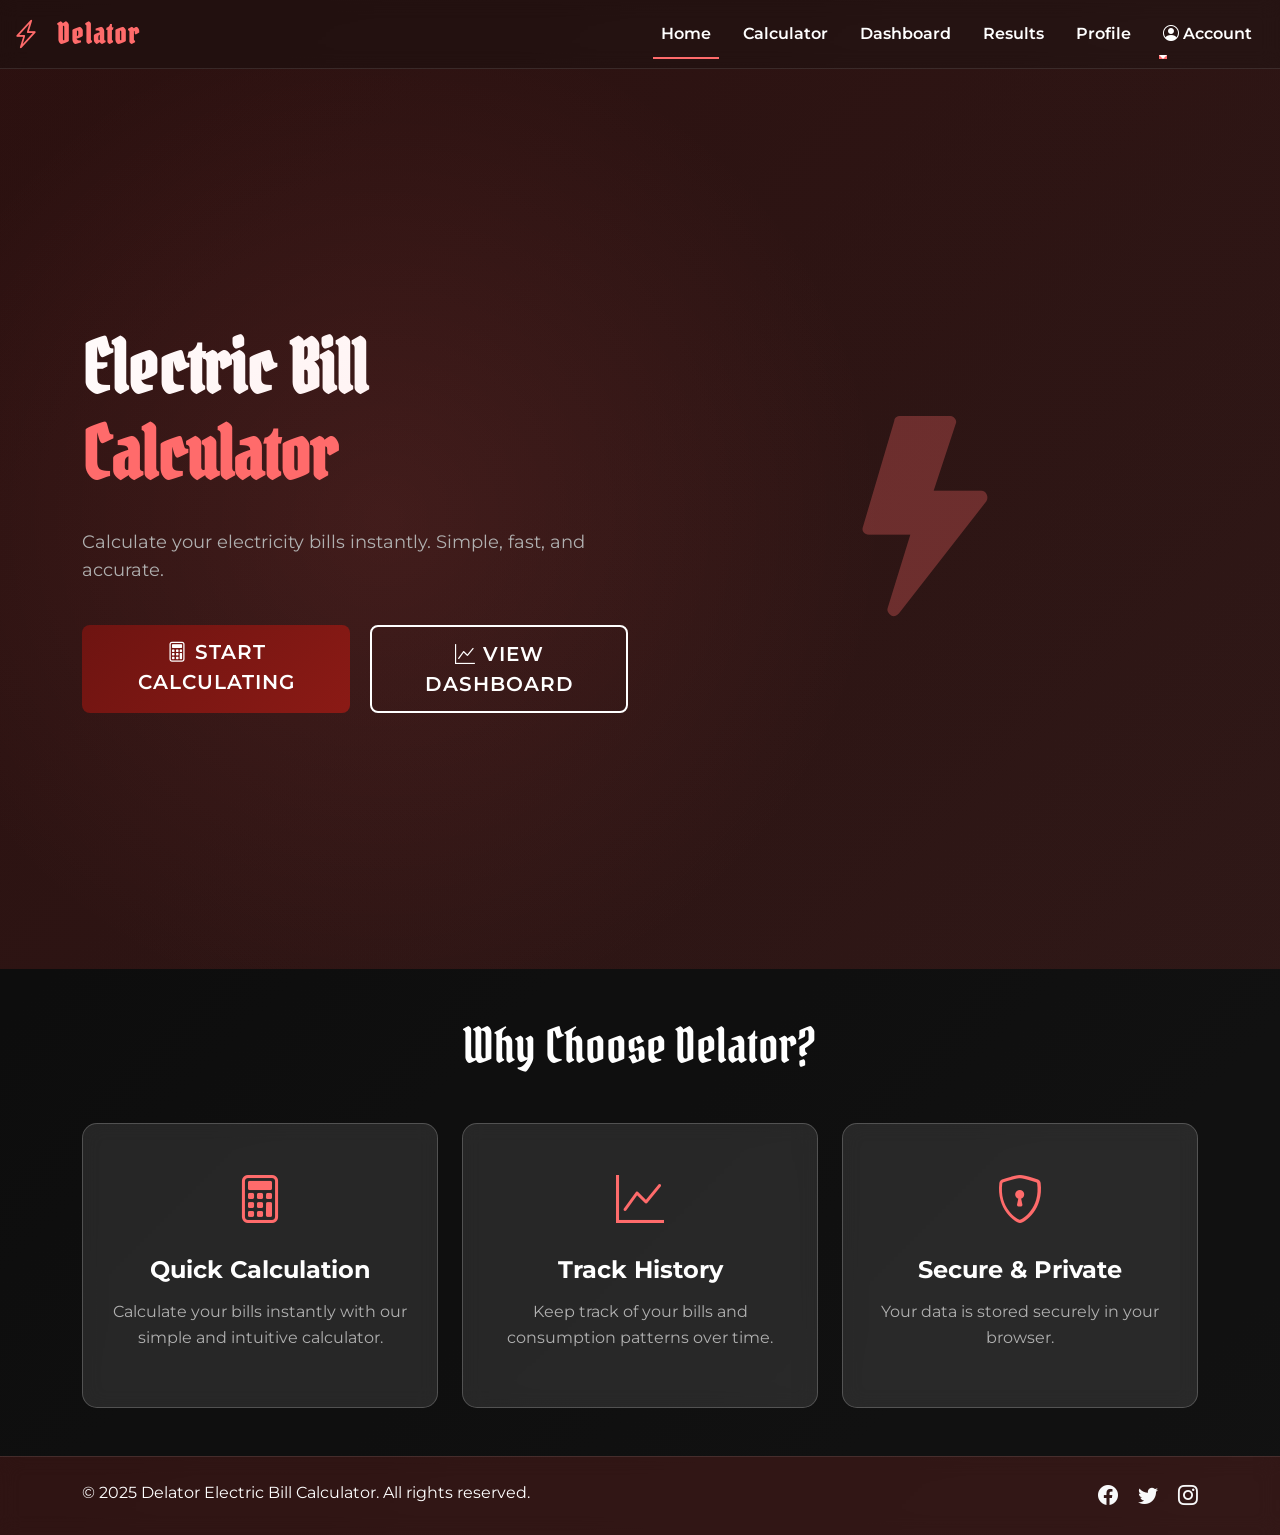
<file: index.html>
<!DOCTYPE html>
<html lang="en">
<head>
    <meta charset="UTF-8">
    <meta name="viewport" content="width=device-width, initial-scale=1.0">
    <title>Delator - Electric Bill Calculator</title>
    <link href="https://cdn.jsdelivr.net/npm/bootstrap@5.3.0/dist/css/bootstrap.min.css" rel="stylesheet">
    <link href="https://cdn.jsdelivr.net/npm/bootstrap-icons@1.11.0/font/bootstrap-icons.css" rel="stylesheet">
    <link href="https://fonts.googleapis.com/css2?family=Montserrat:wght@400;600;700&family=Pirata+One&display=swap" rel="stylesheet">
    <link rel="stylesheet" href="style.css">
</head>
<body>
    <!-- Navigation -->
    <nav class="navbar navbar-expand-lg navbar-dark glass-nav">
        <div class="container-fluid">
            <a class="navbar-brand" href="index.html">
                <i class="bi bi-lightning-charge"></i> Delator
            </a>
            <button class="navbar-toggler" type="button" data-bs-toggle="collapse" data-bs-target="#navbarNav">
                <span class="navbar-toggler-icon"></span>
            </button>
            <div class="collapse navbar-collapse" id="navbarNav">
                <ul class="navbar-nav ms-auto">
                    <li class="nav-item">
                        <a class="nav-link active" href="index.html">Home</a>
                    </li>
                    <li class="nav-item">
                        <a class="nav-link" href="calculator.html">Calculator</a>
                    </li>
                    <li class="nav-item">
                        <a class="nav-link" href="dashboard.html">Dashboard</a>
                    </li>
                    <li class="nav-item">
                        <a class="nav-link" href="results.html">Results</a>
                    </li>
                    <li class="nav-item">
                        <a class="nav-link" href="profile.html">Profile</a>
                    </li>
                    <li class="nav-item dropdown">
                        <a class="nav-link dropdown-toggle" href="#" id="navbarDropdown" role="button" data-bs-toggle="dropdown">
                            <i class="bi bi-person-circle"></i> Account
                        </a>
                        <ul class="dropdown-menu dropdown-menu-dark" aria-labelledby="navbarDropdown">
                            <li><a class="dropdown-item" href="login.html">Login</a></li>
                            <li><a class="dropdown-item" href="register.html">Register</a></li>
                        </ul>
                    </li>
                </ul>
            </div>
        </div>
    </nav>

    <!-- Hero Section -->
    <section class="hero-section" id="home">
        <div class="container">
            <div class="row align-items-center min-vh-100">
                <div class="col-lg-6">
                    <h1 class="hero-title">
                        Electric Bill <span class="accent">Calculator</span>
                    </h1>
                    <p class="hero-subtitle">
                        Calculate your electricity bills instantly. Simple, fast, and accurate.
                    </p>
                    <div class="hero-buttons">
                        <a href="calculator.html" class="btn btn-primary btn-lg">
                            <i class="bi bi-calculator"></i> Start Calculating
                        </a>
                        <a href="dashboard.html" class="btn btn-outline-light btn-lg">
                            <i class="bi bi-graph-up"></i> View Dashboard
                        </a>
                    </div>
                </div>
                <div class="col-lg-6 text-center">
                    <div class="hero-icon">
                        <i class="bi bi-lightning-fill"></i>
                    </div>
                </div>
            </div>
        </div>
    </section>

    <!-- Features Section -->
    <section class="features-section py-5">
        <div class="container">
            <h2 class="text-center mb-5">Why Choose Delator?</h2>
            <div class="row g-4">
                <div class="col-md-4">
                    <div class="feature-card glass-card">
                        <i class="bi bi-calculator"></i>
                        <h3>Quick Calculation</h3>
                        <p>Calculate your bills instantly with our simple and intuitive calculator.</p>
                    </div>
                </div>
                <div class="col-md-4">
                    <div class="feature-card glass-card">
                        <i class="bi bi-graph-up"></i>
                        <h3>Track History</h3>
                        <p>Keep track of your bills and consumption patterns over time.</p>
                    </div>
                </div>
                <div class="col-md-4">
                    <div class="feature-card glass-card">
                        <i class="bi bi-shield-lock"></i>
                        <h3>Secure & Private</h3>
                        <p>Your data is stored securely in your browser.</p>
                    </div>
                </div>
            </div>
        </div>
    </section>

    <!-- Footer -->
    <footer class="footer glass-footer py-4">
        <div class="container">
            <div class="row">
                <div class="col-md-6">
                    <p>&copy; 2025 Delator Electric Bill Calculator. All rights reserved.</p>
                </div>
                <div class="col-md-6 text-md-end">
                    <a href="#" class="text-light me-3"><i class="bi bi-facebook"></i></a>
                    <a href="#" class="text-light me-3"><i class="bi bi-twitter"></i></a>
                    <a href="#" class="text-light"><i class="bi bi-instagram"></i></a>
                </div>
            </div>
        </div>
    </footer>

    <script src="https://cdn.jsdelivr.net/npm/bootstrap@5.3.0/dist/js/bootstrap.bundle.min.js"></script>
    <script src="script.js"></script>
</body>
</html>
</file>
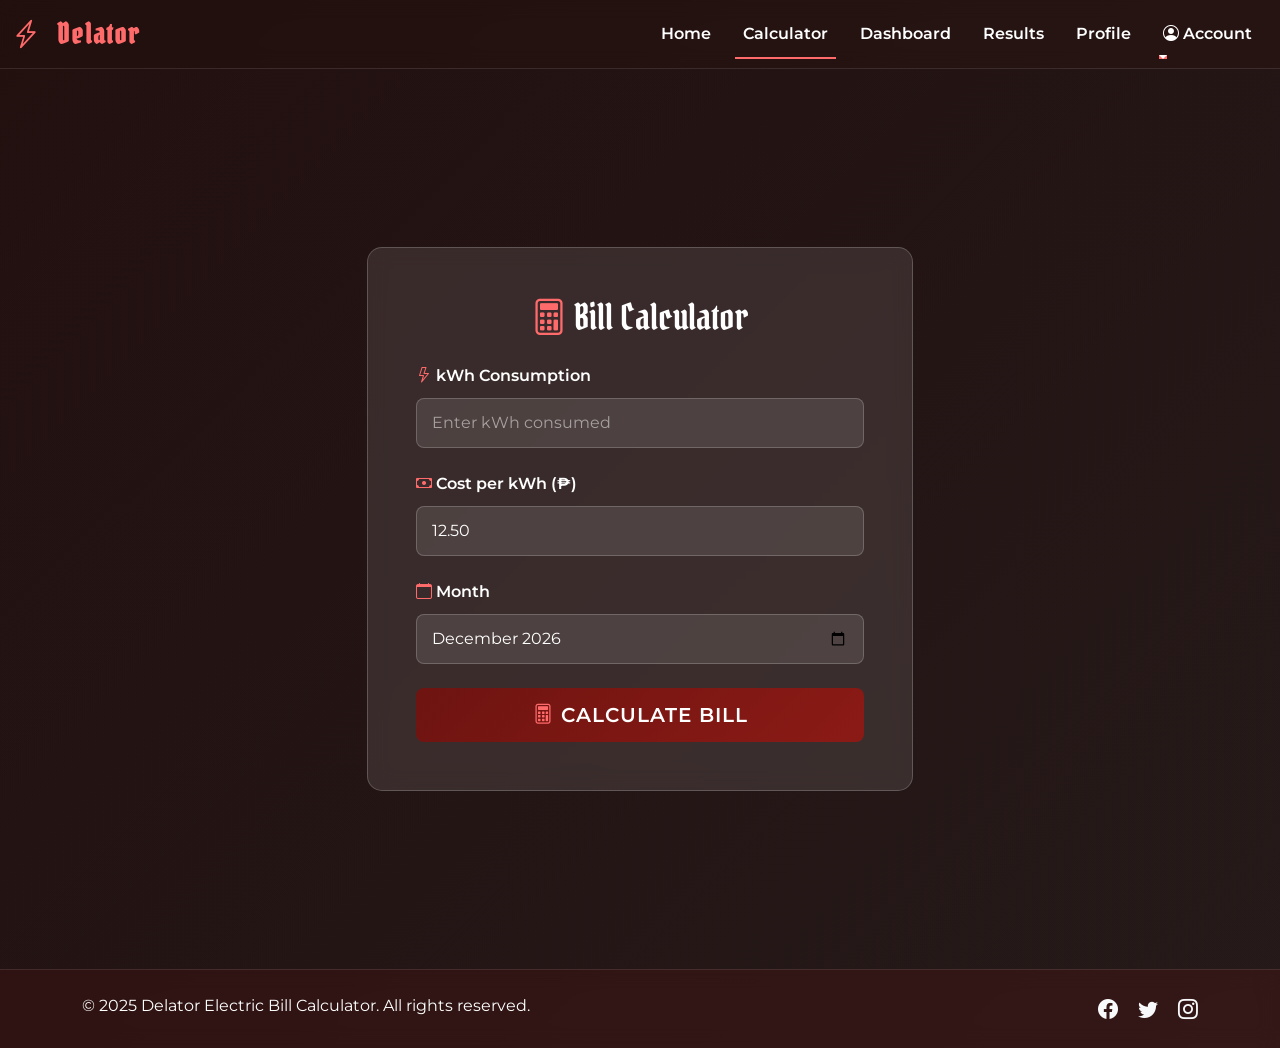
<file: calculator.html>
<!DOCTYPE html>
<html lang="en">
<head>
    <meta charset="UTF-8">
    <meta name="viewport" content="width=device-width, initial-scale=1.0">
    <title>Calculator - Delator</title>
    <link href="https://cdn.jsdelivr.net/npm/bootstrap@5.3.0/dist/css/bootstrap.min.css" rel="stylesheet">
    <link href="https://cdn.jsdelivr.net/npm/bootstrap-icons@1.11.0/font/bootstrap-icons.css" rel="stylesheet">
    <link href="https://fonts.googleapis.com/css2?family=Montserrat:wght@400;600;700&family=Pirata+One&display=swap" rel="stylesheet">
    <link rel="stylesheet" href="style.css">
</head>
<body>
    <!-- Navigation -->
    <nav class="navbar navbar-expand-lg navbar-dark glass-nav">
        <div class="container-fluid">
            <a class="navbar-brand" href="index.html">
                <i class="bi bi-lightning-charge"></i> Delator
            </a>
            <button class="navbar-toggler" type="button" data-bs-toggle="collapse" data-bs-target="#navbarNav">
                <span class="navbar-toggler-icon"></span>
            </button>
            <div class="collapse navbar-collapse" id="navbarNav">
                <ul class="navbar-nav ms-auto">
                    <li class="nav-item">
                        <a class="nav-link" href="index.html">Home</a>
                    </li>
                    <li class="nav-item">
                        <a class="nav-link active" href="calculator.html">Calculator</a>
                    </li>
                    <li class="nav-item">
                        <a class="nav-link" href="dashboard.html">Dashboard</a>
                    </li>
                    <li class="nav-item">
                        <a class="nav-link" href="results.html">Results</a>
                    </li>
                    <li class="nav-item">
                        <a class="nav-link" href="profile.html">Profile</a>
                    </li>
                    <li class="nav-item dropdown">
                        <a class="nav-link dropdown-toggle" href="#" id="navbarDropdown" role="button" data-bs-toggle="dropdown">
                            <i class="bi bi-person-circle"></i> Account
                        </a>
                        <ul class="dropdown-menu dropdown-menu-dark" aria-labelledby="navbarDropdown">
                            <li><a class="dropdown-item" href="login.html">Login</a></li>
                            <li><a class="dropdown-item" href="register.html">Register</a></li>
                        </ul>
                    </li>
                </ul>
            </div>
        </div>
    </nav>

    <!-- Calculator Section -->
    <section class="calculator-section py-5">
        <div class="container">
            <div class="row justify-content-center">
                <div class="col-lg-6">
                    <div class="glass-card calculator-card p-5">
                        <h2 class="text-center mb-4">
                            <i class="bi bi-calculator"></i> Bill Calculator
                        </h2>
                        
                        <form id="calculatorForm">
                            <div class="mb-4">
                                <label for="kwh" class="form-label">
                                    <i class="bi bi-lightning"></i> kWh Consumption
                                </label>
                                <input type="number" class="form-control input-glass" id="kwh" placeholder="Enter kWh consumed" step="0.01" required>
                            </div>

                            <div class="mb-4">
                                <label for="costPerKwh" class="form-label">
                                    <i class="bi bi-cash"></i> Cost per kWh (₱)
                                </label>
                                <input type="number" class="form-control input-glass" id="costPerKwh" placeholder="Enter cost per kWh" step="0.01" value="12.50" required>
                            </div>

                            <div class="mb-4">
                                <label for="month" class="form-label">
                                    <i class="bi bi-calendar"></i> Month
                                </label>
                                <input type="month" class="form-control input-glass" id="month" required>
                            </div>

                            <button type="submit" class="btn btn-primary btn-lg w-100">
                                <i class="bi bi-calculator"></i> Calculate Bill
                            </button>
                        </form>
                    </div>

                    <!-- Result Section -->
                    <div id="resultSection" class="glass-card result-card p-5 mt-4" style="display: none;">
                        <h3 class="text-center mb-4">Calculation Result</h3>
                        <div class="result-item">
                            <span>kWh Consumed:</span>
                            <span id="resultKwh" class="result-value">-</span>
                        </div>
                        <div class="result-item">
                            <span>Cost per kWh:</span>
                            <span id="resultCostPerKwh" class="result-value">-</span>
                        </div>
                        <div class="divider"></div>
                        <div class="result-item total">
                            <span>Total Bill:</span>
                            <span id="resultTotal" class="result-value accent">₱0.00</span>
                        </div>
                        <button type="button" class="btn btn-success btn-lg w-100 mt-3" onclick="saveBill()">
                            <i class="bi bi-check-circle"></i> Save Bill
                        </button>
                    </div>
                </div>
            </div>
        </div>
    </section>

    <!-- Footer -->
    <footer class="footer glass-footer py-4">
        <div class="container">
            <div class="row">
                <div class="col-md-6">
                    <p>&copy; 2025 Delator Electric Bill Calculator. All rights reserved.</p>
                </div>
                <div class="col-md-6 text-md-end">
                    <a href="#" class="text-light me-3"><i class="bi bi-facebook"></i></a>
                    <a href="#" class="text-light me-3"><i class="bi bi-twitter"></i></a>
                    <a href="#" class="text-light"><i class="bi bi-instagram"></i></a>
                </div>
            </div>
        </div>
    </footer>

    <script src="https://cdn.jsdelivr.net/npm/bootstrap@5.3.0/dist/js/bootstrap.bundle.min.js"></script>
    <script src="script.js"></script>
</body>
</html>
</file>
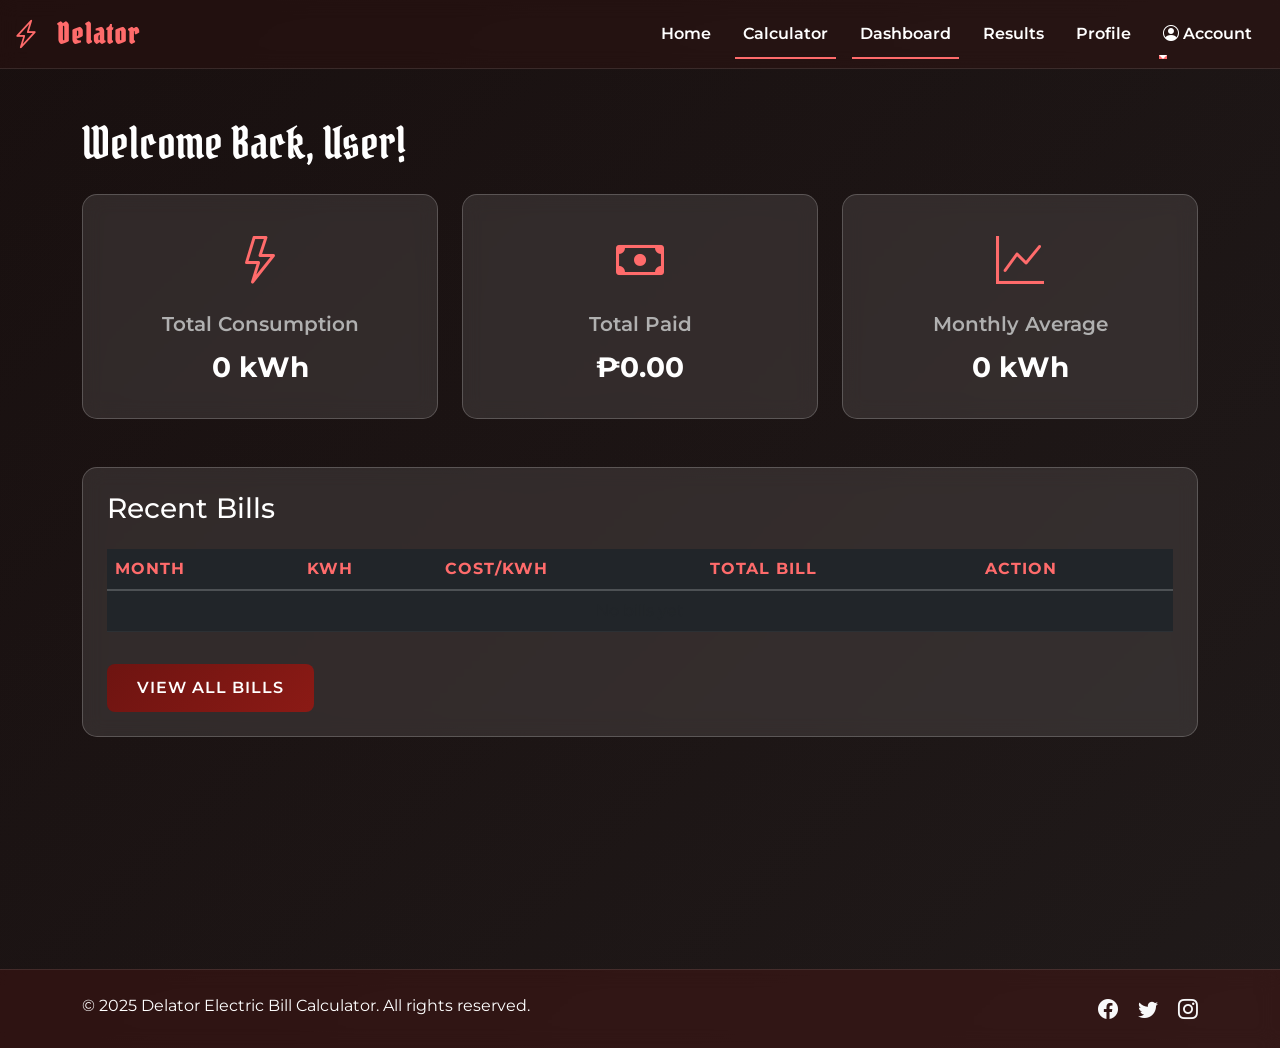
<file: dashboard.html>
<!DOCTYPE html>
<html lang="en">
<head>
    <meta charset="UTF-8">
    <meta name="viewport" content="width=device-width, initial-scale=1.0">
    <title>Dashboard - Delator</title>
    <link href="https://cdn.jsdelivr.net/npm/bootstrap@5.3.0/dist/css/bootstrap.min.css" rel="stylesheet">
    <link href="https://cdn.jsdelivr.net/npm/bootstrap-icons@1.11.0/font/bootstrap-icons.css" rel="stylesheet">
    <link href="https://fonts.googleapis.com/css2?family=Montserrat:wght@400;600;700&family=Pirata+One&display=swap" rel="stylesheet">
    <link rel="stylesheet" href="style.css">
</head>
<body>
    <!-- Navigation -->
    <nav class="navbar navbar-expand-lg navbar-dark glass-nav">
        <div class="container-fluid">
            <a class="navbar-brand" href="index.html">
                <i class="bi bi-lightning-charge"></i> Delator
            </a>
            <button class="navbar-toggler" type="button" data-bs-toggle="collapse" data-bs-target="#navbarNav">
                <span class="navbar-toggler-icon"></span>
            </button>
            <div class="collapse navbar-collapse" id="navbarNav">
                <ul class="navbar-nav ms-auto">
                    <li class="nav-item">
                        <a class="nav-link" href="index.html">Home</a>
                    </li>
                    <li class="nav-item">
                        <a class="nav-link active" href="calculator.html">Calculator</a>
                    </li>
                    <li class="nav-item">
                        <a class="nav-link active" href="dashboard.html">Dashboard</a>
                    </li>
                    <li class="nav-item">
                        <a class="nav-link" href="results.html">Results</a>
                    </li>
                    <li class="nav-item">
                        <a class="nav-link" href="profile.html">Profile</a>
                    </li>
                    <li class="nav-item dropdown">
                        <a class="nav-link dropdown-toggle" href="#" id="navbarDropdown" role="button" data-bs-toggle="dropdown">
                            <i class="bi bi-person-circle"></i> Account
                        </a>
                        <ul class="dropdown-menu dropdown-menu-dark" aria-labelledby="navbarDropdown">
                            <li><a class="dropdown-item" href="login.html">Login</a></li>
                            <li><a class="dropdown-item" href="register.html">Register</a></li>
                        </ul>
                    </li>
                </ul>
            </div>
        </div>
    </nav>

    <!-- Dashboard Section -->
    <section class="dashboard-section py-5">
        <div class="container">
            <h2 class="mb-4">Welcome Back, User!</h2>
            
            <!-- Stats Row -->
            <div class="row g-4 mb-5">
                <div class="col-md-4">
                    <div class="glass-card stat-card">
                        <div class="stat-icon">
                            <i class="bi bi-lightning"></i>
                        </div>
                        <h5>Total Consumption</h5>
                        <p class="stat-value" id="totalConsumption">0 kWh</p>
                    </div>
                </div>
                <div class="col-md-4">
                    <div class="glass-card stat-card">
                        <div class="stat-icon">
                            <i class="bi bi-cash"></i>
                        </div>
                        <h5>Total Paid</h5>
                        <p class="stat-value" id="totalPaid">₱0.00</p>
                    </div>
                </div>
                <div class="col-md-4">
                    <div class="glass-card stat-card">
                        <div class="stat-icon">
                            <i class="bi bi-graph-up"></i>
                        </div>
                        <h5>Monthly Average</h5>
                        <p class="stat-value" id="monthlyAverage">0 kWh</p>
                    </div>
                </div>
            </div>

            <!-- Recent Bills -->
            <div class="glass-card p-4">
                <h3 class="mb-4">Recent Bills</h3>
                <div class="table-responsive">
                    <table class="table table-dark table-hover">
                        <thead>
                            <tr>
                                <th>Month</th>
                                <th>kWh</th>
                                <th>Cost/kWh</th>
                                <th>Total Bill</th>
                                <th>Action</th>
                            </tr>
                        </thead>
                        <tbody id="recentBillsTable">
                            <tr>
                                <td colspan="5" class="text-center text-muted">No bills yet</td>
                            </tr>
                        </tbody>
                    </table>
                </div>
                <a href="results.html" class="btn btn-primary mt-3">View All Bills</a>
            </div>
        </div>
    </section>

    <!-- Footer -->
    <footer class="footer glass-footer py-4">
        <div class="container">
            <div class="row">
                <div class="col-md-6">
                    <p>&copy; 2025 Delator Electric Bill Calculator. All rights reserved.</p>
                </div>
                <div class="col-md-6 text-md-end">
                    <a href="#" class="text-light me-3"><i class="bi bi-facebook"></i></a>
                    <a href="#" class="text-light me-3"><i class="bi bi-twitter"></i></a>
                    <a href="#" class="text-light"><i class="bi bi-instagram"></i></a>
                </div>
            </div>
        </div>
    </footer>

    <script src="https://cdn.jsdelivr.net/npm/bootstrap@5.3.0/dist/js/bootstrap.bundle.min.js"></script>
    <script src="script.js"></script>
    <script>
        document.addEventListener('DOMContentLoaded', function() {
            loadDashboardData();
        });

        function loadDashboardData() {
            const bills = JSON.parse(localStorage.getItem('bills')) || [];
            
            if (bills.length === 0) return;

            let totalConsumption = 0;
            let totalPaid = 0;

            bills.forEach(bill => {
                totalConsumption += bill.kwh;
                totalPaid += bill.totalBill;
            });

            const averageMonthly = totalConsumption / bills.length;

            document.getElementById('totalConsumption').textContent = totalConsumption.toFixed(2) + ' kWh';
            document.getElementById('totalPaid').textContent = '₱' + totalPaid.toFixed(2);
            document.getElementById('monthlyAverage').textContent = averageMonthly.toFixed(2) + ' kWh';

            // Load recent bills (last 5)
            const recentBills = bills.sort((a, b) => new Date(b.month) - new Date(a.month)).slice(0, 5);
            const tableBody = document.getElementById('recentBillsTable');

            if (recentBills.length > 0) {
                tableBody.innerHTML = recentBills.map(bill => `
                    <tr>
                        <td>${formatMonth(bill.month)}</td>
                        <td>${bill.kwh.toFixed(2)}</td>
                        <td>₱${bill.costPerKwh.toFixed(2)}</td>
                        <td><strong>₱${bill.totalBill.toFixed(2)}</strong></td>
                        <td><a href="results.html" class="btn btn-sm btn-info">View</a></td>
                    </tr>
                `).join('');
            }
        }

        function formatMonth(monthString) {
            const date = new Date(monthString + '-01');
            return date.toLocaleDateString('en-US', { year: 'numeric', month: 'long' });
        }
    </script>
</body>
</html>
</file>
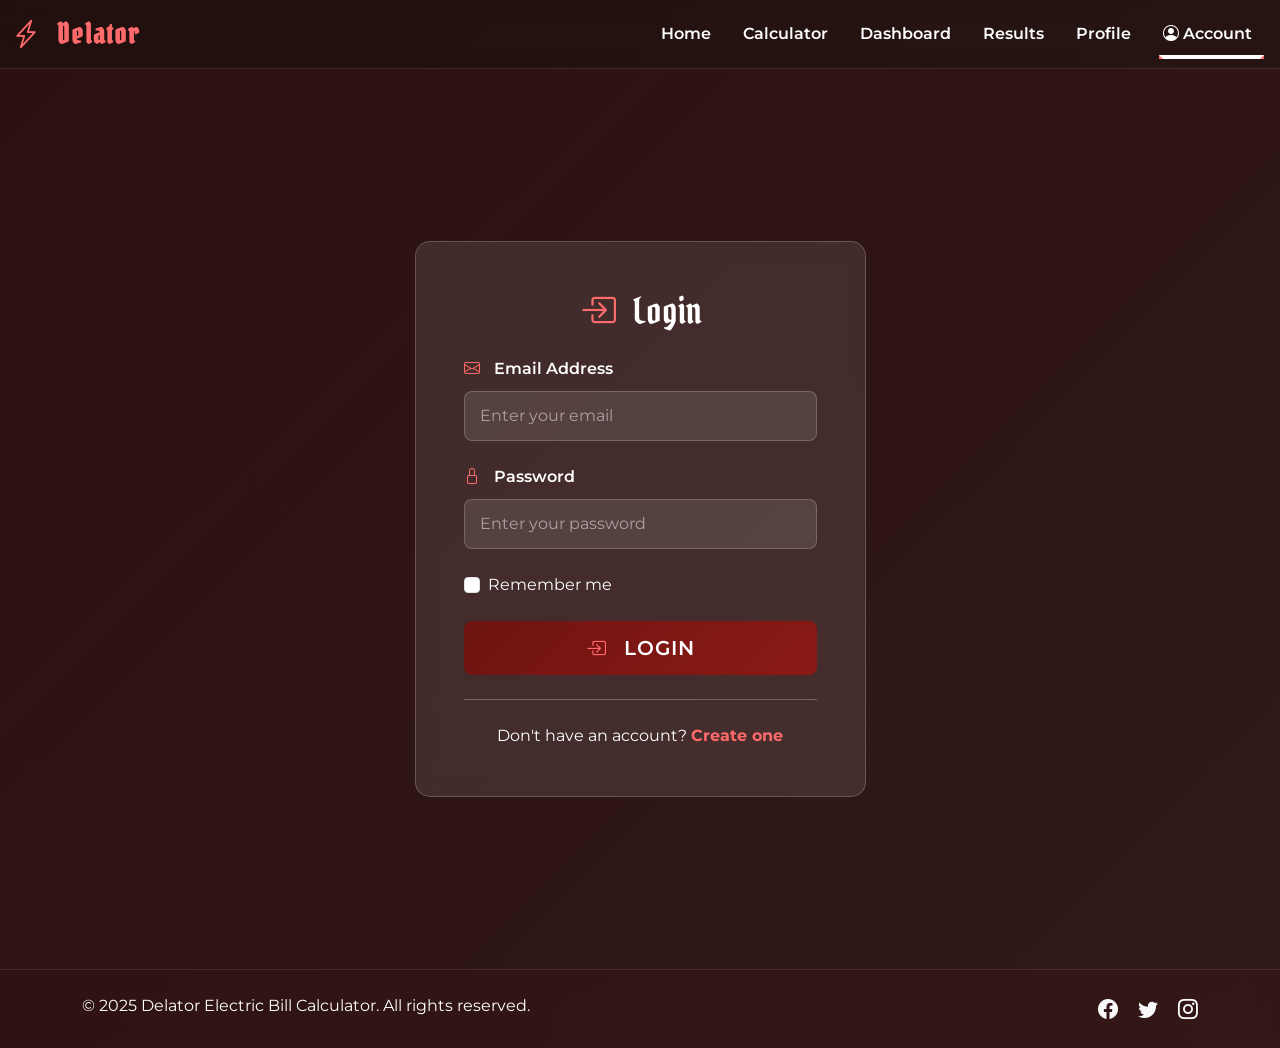
<file: login.html>
<!DOCTYPE html>
<html lang="en">
<head>
    <meta charset="UTF-8">
    <meta name="viewport" content="width=device-width, initial-scale=1.0">
    <title>Login - Delator</title>
    <link href="https://cdn.jsdelivr.net/npm/bootstrap@5.3.0/dist/css/bootstrap.min.css" rel="stylesheet">
    <link href="https://cdn.jsdelivr.net/npm/bootstrap-icons@1.11.0/font/bootstrap-icons.css" rel="stylesheet">
    <link href="https://fonts.googleapis.com/css2?family=Montserrat:wght@400;600;700&family=Pirata+One&display=swap" rel="stylesheet">
    <link rel="stylesheet" href="style.css">
</head>
<body>
    <!-- Navigation -->
    <nav class="navbar navbar-expand-lg navbar-dark glass-nav">
        <div class="container-fluid">
            <a class="navbar-brand" href="index.html">
                <i class="bi bi-lightning-charge"></i> Delator
            </a>
            <button class="navbar-toggler" type="button" data-bs-toggle="collapse" data-bs-target="#navbarNav">
                <span class="navbar-toggler-icon"></span>
            </button>
            <div class="collapse navbar-collapse" id="navbarNav">
                <ul class="navbar-nav ms-auto">
                    <li class="nav-item">
                        <a class="nav-link" href="index.html">Home</a>
                    </li>
                    <li class="nav-item">
                        <a class="nav-link" href="calculator.html">Calculator</a>
                    </li>
                    <li class="nav-item">
                        <a class="nav-link" href="dashboard.html">Dashboard</a>
                    </li>
                    <li class="nav-item">
                        <a class="nav-link" href="results.html">Results</a>
                    </li>
                    <li class="nav-item">
                        <a class="nav-link" href="profile.html">Profile</a>
                    </li>
                    <li class="nav-item dropdown">
                        <a class="nav-link dropdown-toggle active" href="#" id="navbarDropdown" role="button" data-bs-toggle="dropdown">
                            <i class="bi bi-person-circle"></i> Account
                        </a>
                        <ul class="dropdown-menu dropdown-menu-dark" aria-labelledby="navbarDropdown">
                            <li><a class="dropdown-item active" href="login.html">Login</a></li>
                            <li><a class="dropdown-item" href="register.html">Register</a></li>
                        </ul>
                    </li>
                </ul>
            </div>
        </div>
    </nav>

    <!-- Login Section -->
    <section class="auth-section py-5">
        <div class="container">
            <div class="row justify-content-center">
                <div class="col-lg-5">
                    <div class="glass-card auth-card p-5">
                        <h2 class="text-center mb-4">
                            <i class="bi bi-box-arrow-in-right"></i> Login
                        </h2>

                        <form id="loginForm">
                            <div class="mb-4">
                                <label for="email" class="form-label">
                                    <i class="bi bi-envelope"></i> Email Address
                                </label>
                                <input type="email" class="form-control input-glass" id="email" placeholder="Enter your email" required>
                            </div>

                            <div class="mb-4">
                                <label for="password" class="form-label">
                                    <i class="bi bi-lock"></i> Password
                                </label>
                                <input type="password" class="form-control input-glass" id="password" placeholder="Enter your password" required>
                            </div>

                            <div class="mb-4 form-check">
                                <input type="checkbox" class="form-check-input" id="rememberMe">
                                <label class="form-check-label" for="rememberMe">
                                    Remember me
                                </label>
                            </div>

                            <button type="submit" class="btn btn-primary btn-lg w-100">
                                <i class="bi bi-box-arrow-in-right"></i> Login
                            </button>
                        </form>

                        <hr class="my-4">

                        <div class="text-center">
                            <p class="mb-0">Don't have an account? <a href="register.html" class="accent-link">Create one</a></p>
                        </div>
                    </div>
                </div>
            </div>
        </div>
    </section>

    <!-- Footer -->
    <footer class="footer glass-footer py-4">
        <div class="container">
            <div class="row">
                <div class="col-md-6">
                    <p>&copy; 2025 Delator Electric Bill Calculator. All rights reserved.</p>
                </div>
                <div class="col-md-6 text-md-end">
                    <a href="#" class="text-light me-3"><i class="bi bi-facebook"></i></a>
                    <a href="#" class="text-light me-3"><i class="bi bi-twitter"></i></a>
                    <a href="#" class="text-light"><i class="bi bi-instagram"></i></a>
                </div>
            </div>
        </div>
    </footer>

    <script src="https://cdn.jsdelivr.net/npm/bootstrap@5.3.0/dist/js/bootstrap.bundle.min.js"></script>
    <script src="script.js"></script>
</body>
</html>
</file>
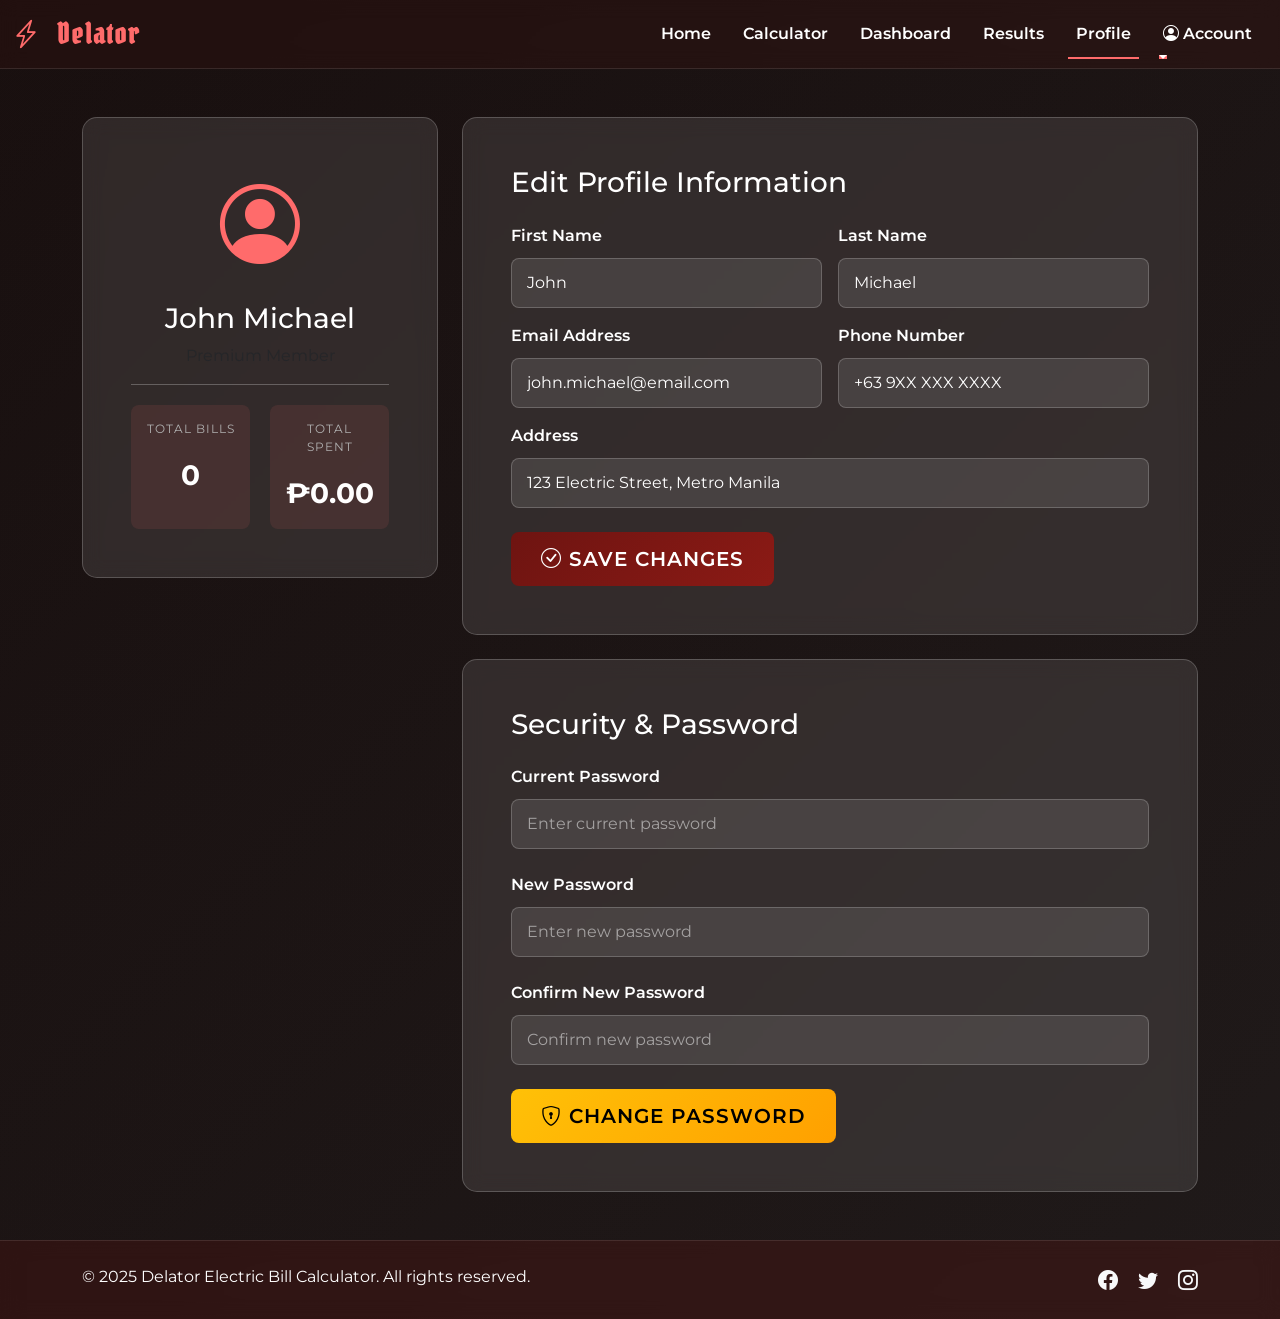
<file: profile.html>
<!DOCTYPE html>
<html lang="en">
<head>
    <meta charset="UTF-8">
    <meta name="viewport" content="width=device-width, initial-scale=1.0">
    <title>Profile - Delator</title>
    <link href="https://cdn.jsdelivr.net/npm/bootstrap@5.3.0/dist/css/bootstrap.min.css" rel="stylesheet">
    <link href="https://cdn.jsdelivr.net/npm/bootstrap-icons@1.11.0/font/bootstrap-icons.css" rel="stylesheet">
    <link href="https://fonts.googleapis.com/css2?family=Montserrat:wght@400;600;700&family=Pirata+One&display=swap" rel="stylesheet">
    <link rel="stylesheet" href="style.css">
</head>
<body>
    <!-- Navigation -->
    <nav class="navbar navbar-expand-lg navbar-dark glass-nav">
        <div class="container-fluid">
            <a class="navbar-brand" href="index.html">
                <i class="bi bi-lightning-charge"></i> Delator
            </a>
            <button class="navbar-toggler" type="button" data-bs-toggle="collapse" data-bs-target="#navbarNav">
                <span class="navbar-toggler-icon"></span>
            </button>
            <div class="collapse navbar-collapse" id="navbarNav">
                <ul class="navbar-nav ms-auto">
                    <li class="nav-item">
                        <a class="nav-link" href="index.html">Home</a>
                    </li>
                    <li class="nav-item">
                        <a class="nav-link" href="calculator.html">Calculator</a>
                    </li>
                    <li class="nav-item">
                        <a class="nav-link" href="dashboard.html">Dashboard</a>
                    </li>
                    <li class="nav-item">
                        <a class="nav-link" href="results.html">Results</a>
                    </li>
                    <li class="nav-item">
                        <a class="nav-link active" href="profile.html">Profile</a>
                    </li>
                    <li class="nav-item dropdown">
                        <a class="nav-link dropdown-toggle" href="#" id="navbarDropdown" role="button" data-bs-toggle="dropdown">
                            <i class="bi bi-person-circle"></i> Account
                        </a>
                        <ul class="dropdown-menu dropdown-menu-dark" aria-labelledby="navbarDropdown">
                            <li><a class="dropdown-item" href="login.html">Login</a></li>
                            <li><a class="dropdown-item" href="register.html">Register</a></li>
                        </ul>
                    </li>
                </ul>
            </div>
        </div>
    </nav>

    <!-- Profile Section -->
    <section class="profile-section py-5">
        <div class="container">
            <div class="row">
                <div class="col-lg-4 mb-4">
                    <!-- Profile Card -->
                    <div class="glass-card p-5 text-center">
                        <div class="profile-avatar mb-3">
                            <i class="bi bi-person-circle"></i>
                        </div>
                        <h3 id="profileName">John Michael</h3>
                        <p class="text-muted">Premium Member</p>
                        <hr>
                        <div class="profile-stats">
                            <div class="stat">
                                <p class="stat-label">Total Bills</p>
                                <p class="stat-value" id="totalBills">0</p>
                            </div>
                            <div class="stat">
                                <p class="stat-label">Total Spent</p>
                                <p class="stat-value" id="totalSpent">₱0</p>
                            </div>
                        </div>
                    </div>
                </div>

                <div class="col-lg-8">
                    <!-- Edit Profile Form -->
                    <div class="glass-card p-5 mb-4">
                        <h3 class="mb-4">Edit Profile Information</h3>
                        <form id="profileForm">
                            <div class="row g-3">
                                <div class="col-md-6">
                                    <label for="firstName" class="form-label">First Name</label>
                                    <input type="text" class="form-control input-glass" id="firstName" value="John" required>
                                </div>
                                <div class="col-md-6">
                                    <label for="lastName" class="form-label">Last Name</label>
                                    <input type="text" class="form-control input-glass" id="lastName" value="Michael" required>
                                </div>
                                <div class="col-md-6">
                                    <label for="email" class="form-label">Email Address</label>
                                    <input type="email" class="form-control input-glass" id="email" value="john.michael@email.com" required>
                                </div>
                                <div class="col-md-6">
                                    <label for="phone" class="form-label">Phone Number</label>
                                    <input type="tel" class="form-control input-glass" id="phone" value="+63 9XX XXX XXXX" required>
                                </div>
                                <div class="col-12">
                                    <label for="address" class="form-label">Address</label>
                                    <input type="text" class="form-control input-glass" id="address" value="123 Electric Street, Metro Manila" required>
                                </div>
                            </div>
                            <button type="submit" class="btn btn-primary btn-lg mt-4">
                                <i class="bi bi-check-circle"></i> Save Changes
                            </button>
                        </form>
                    </div>

                    <!-- Security Section -->
                    <div class="glass-card p-5">
                        <h3 class="mb-4">Security & Password</h3>
                        <form id="passwordForm">
                            <div class="mb-4">
                                <label for="currentPassword" class="form-label">Current Password</label>
                                <input type="password" class="form-control input-glass" id="currentPassword" placeholder="Enter current password" required>
                            </div>
                            <div class="mb-4">
                                <label for="newPassword" class="form-label">New Password</label>
                                <input type="password" class="form-control input-glass" id="newPassword" placeholder="Enter new password" required>
                            </div>
                            <div class="mb-4">
                                <label for="confirmNewPassword" class="form-label">Confirm New Password</label>
                                <input type="password" class="form-control input-glass" id="confirmNewPassword" placeholder="Confirm new password" required>
                            </div>
                            <button type="submit" class="btn btn-warning btn-lg">
                                <i class="bi bi-shield-lock"></i> Change Password
                            </button>
                        </form>
                    </div>
                </div>
            </div>
        </div>
    </section>

    <!-- Footer -->
    <footer class="footer glass-footer py-4">
        <div class="container">
            <div class="row">
                <div class="col-md-6">
                    <p>&copy; 2025 Delator Electric Bill Calculator. All rights reserved.</p>
                </div>
                <div class="col-md-6 text-md-end">
                    <a href="#" class="text-light me-3"><i class="bi bi-facebook"></i></a>
                    <a href="#" class="text-light me-3"><i class="bi bi-twitter"></i></a>
                    <a href="#" class="text-light"><i class="bi bi-instagram"></i></a>
                </div>
            </div>
        </div>
    </footer>

    <script src="https://cdn.jsdelivr.net/npm/bootstrap@5.3.0/dist/js/bootstrap.bundle.min.js"></script>
    <script src="script.js"></script>
    <script>
        document.addEventListener('DOMContentLoaded', function() {
            loadProfileData();
            
            const profileForm = document.getElementById('profileForm');
            if (profileForm) {
                profileForm.addEventListener('submit', function(e) {
                    e.preventDefault();
                    saveProfile();
                });
            }

            const passwordForm = document.getElementById('passwordForm');
            if (passwordForm) {
                passwordForm.addEventListener('submit', function(e) {
                    e.preventDefault();
                    changePassword();
                });
            }
        });

        function loadProfileData() {
            const profile = JSON.parse(localStorage.getItem('userProfile')) || {};
            const bills = JSON.parse(localStorage.getItem('bills')) || [];

            let totalSpent = 0;
            bills.forEach(bill => {
                totalSpent += bill.totalBill;
            });

            const name = (profile.firstName || 'John') + ' ' + (profile.lastName || 'Michael');
            document.getElementById('profileName').textContent = name;
            document.getElementById('firstName').value = profile.firstName || 'John';
            document.getElementById('lastName').value = profile.lastName || 'Michael';
            document.getElementById('email').value = profile.email || 'john.michael@email.com';
            document.getElementById('phone').value = profile.phone || '+63 9XX XXX XXXX';
            document.getElementById('address').value = profile.address || '123 Electric Street, Metro Manila';
            document.getElementById('totalBills').textContent = bills.length;
            document.getElementById('totalSpent').textContent = '₱' + totalSpent.toFixed(2);
        }

        function saveProfile() {
            const profile = {
                firstName: document.getElementById('firstName').value,
                lastName: document.getElementById('lastName').value,
                email: document.getElementById('email').value,
                phone: document.getElementById('phone').value,
                address: document.getElementById('address').value,
                lastUpdated: new Date().toLocaleString()
            };

            localStorage.setItem('userProfile', JSON.stringify(profile));
            alert('Profile updated successfully!');
            loadProfileData();
        }

        function changePassword() {
            const currentPassword = document.getElementById('currentPassword').value;
            const newPassword = document.getElementById('newPassword').value;
            const confirmPassword = document.getElementById('confirmNewPassword').value;

            if (!newPassword || !confirmPassword) {
                alert('Please fill in all fields');
                return;
            }

            if (newPassword !== confirmPassword) {
                alert('Passwords do not match');
                return;
            }

            if (newPassword.length < 6) {
                alert('Password must be at least 6 characters');
                return;
            }

            alert('Password changed successfully!');
            document.getElementById('passwordForm').reset();
        }
    </script>
</body>
</html>
</file>
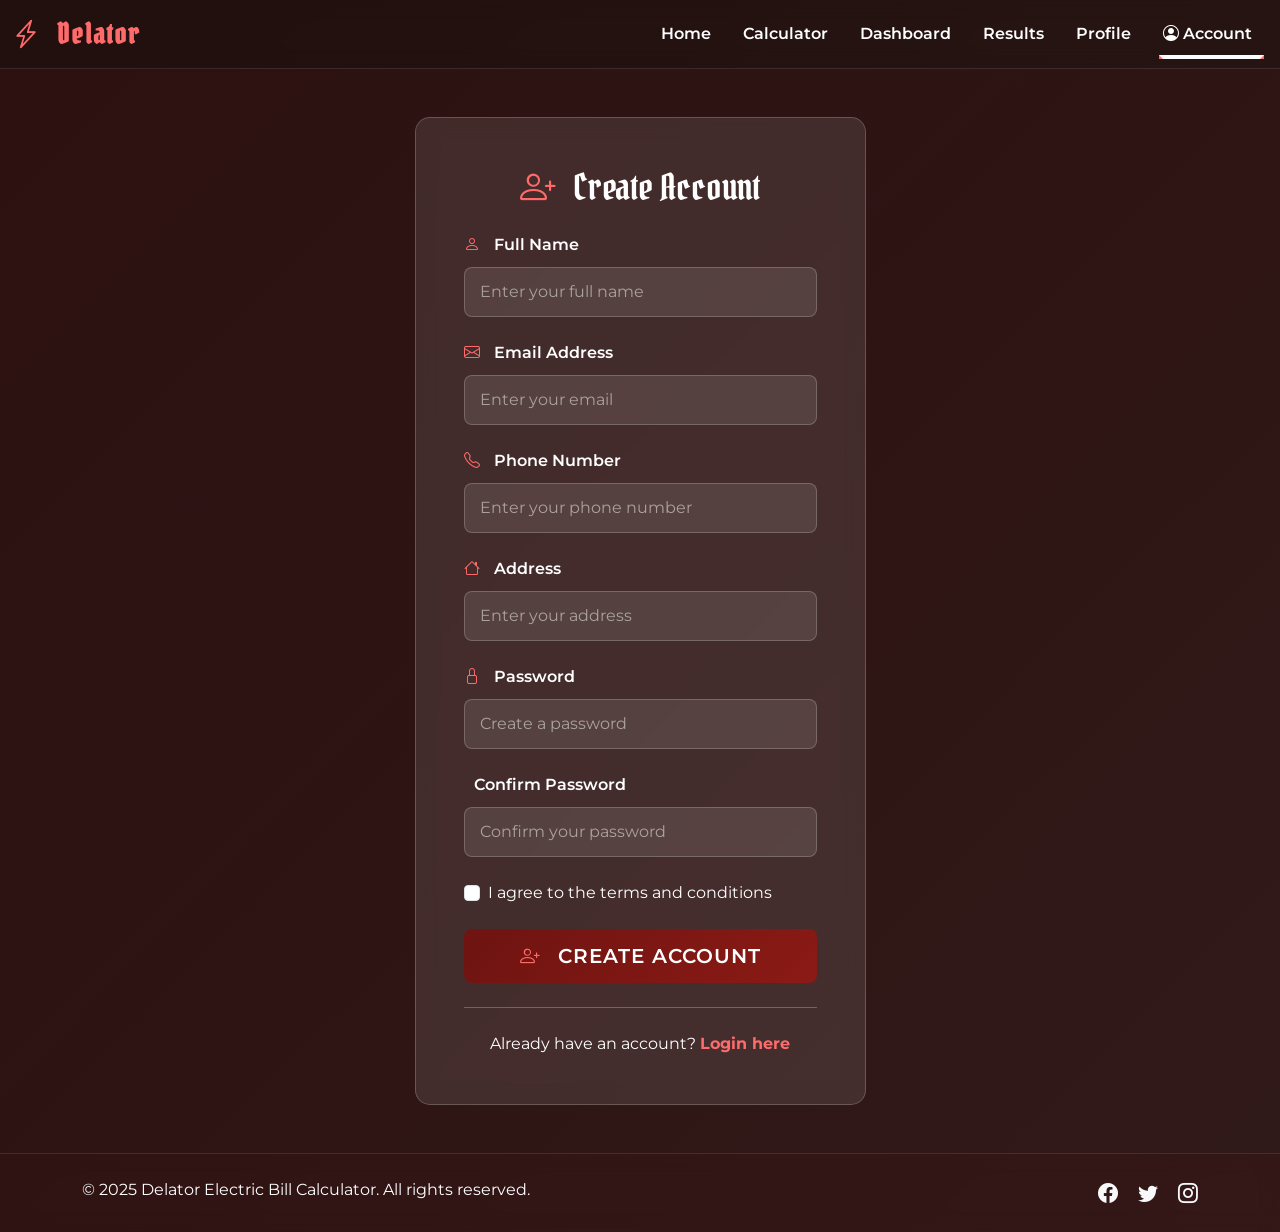
<file: register.html>
<!DOCTYPE html>
<html lang="en">
<head>
    <meta charset="UTF-8">
    <meta name="viewport" content="width=device-width, initial-scale=1.0">
    <title>Register - Delator</title>
    <link href="https://cdn.jsdelivr.net/npm/bootstrap@5.3.0/dist/css/bootstrap.min.css" rel="stylesheet">
    <link href="https://cdn.jsdelivr.net/npm/bootstrap-icons@1.11.0/font/bootstrap-icons.css" rel="stylesheet">
    <link href="https://fonts.googleapis.com/css2?family=Montserrat:wght@400;600;700&family=Pirata+One&display=swap" rel="stylesheet">
    <link rel="stylesheet" href="style.css">
</head>
<body>
    <!-- Navigation -->
    <nav class="navbar navbar-expand-lg navbar-dark glass-nav">
        <div class="container-fluid">
            <a class="navbar-brand" href="index.html">
                <i class="bi bi-lightning-charge"></i> Delator
            </a>
            <button class="navbar-toggler" type="button" data-bs-toggle="collapse" data-bs-target="#navbarNav">
                <span class="navbar-toggler-icon"></span>
            </button>
            <div class="collapse navbar-collapse" id="navbarNav">
                <ul class="navbar-nav ms-auto">
                    <li class="nav-item">
                        <a class="nav-link" href="index.html">Home</a>
                    </li>
                    <li class="nav-item">
                        <a class="nav-link" href="calculator.html">Calculator</a>
                    </li>
                    <li class="nav-item">
                        <a class="nav-link" href="dashboard.html">Dashboard</a>
                    </li>
                    <li class="nav-item">
                        <a class="nav-link" href="results.html">Results</a>
                    </li>
                    <li class="nav-item">
                        <a class="nav-link" href="profile.html">Profile</a>
                    </li>
                    <li class="nav-item dropdown">
                        <a class="nav-link dropdown-toggle active" href="#" id="navbarDropdown" role="button" data-bs-toggle="dropdown">
                            <i class="bi bi-person-circle"></i> Account
                        </a>
                        <ul class="dropdown-menu dropdown-menu-dark" aria-labelledby="navbarDropdown">
                            <li><a class="dropdown-item" href="login.html">Login</a></li>
                            <li><a class="dropdown-item active" href="register.html">Register</a></li>
                        </ul>
                    </li>
                </ul>
            </div>
        </div>
    </nav>

    <!-- Register Section -->
    <section class="auth-section py-5">
        <div class="container">
            <div class="row justify-content-center">
                <div class="col-lg-5">
                    <div class="glass-card auth-card p-5">
                        <h2 class="text-center mb-4">
                            <i class="bi bi-person-plus"></i> Create Account
                        </h2>

                        <form id="registerForm">
                            <div class="mb-4">
                                <label for="fullName" class="form-label">
                                    <i class="bi bi-person"></i> Full Name
                                </label>
                                <input type="text" class="form-control input-glass" id="fullName" placeholder="Enter your full name" required>
                            </div>

                            <div class="mb-4">
                                <label for="email" class="form-label">
                                    <i class="bi bi-envelope"></i> Email Address
                                </label>
                                <input type="email" class="form-control input-glass" id="email" placeholder="Enter your email" required>
                            </div>

                            <div class="mb-4">
                                <label for="phone" class="form-label">
                                    <i class="bi bi-telephone"></i> Phone Number
                                </label>
                                <input type="tel" class="form-control input-glass" id="phone" placeholder="Enter your phone number" required>
                            </div>

                            <div class="mb-4">
                                <label for="address" class="form-label">
                                    <i class="bi bi-house"></i> Address
                                </label>
                                <input type="text" class="form-control input-glass" id="address" placeholder="Enter your address" required>
                            </div>

                            <div class="mb-4">
                                <label for="password" class="form-label">
                                    <i class="bi bi-lock"></i> Password
                                </label>
                                <input type="password" class="form-control input-glass" id="password" placeholder="Create a password" required>
                            </div>

                            <div class="mb-4">
                                <label for="confirmPassword" class="form-label">
                                    <i class="bi bi-lock-check"></i> Confirm Password
                                </label>
                                <input type="password" class="form-control input-glass" id="confirmPassword" placeholder="Confirm your password" required>
                            </div>

                            <div class="mb-4 form-check">
                                <input type="checkbox" class="form-check-input" id="agreeTerms" required>
                                <label class="form-check-label" for="agreeTerms">
                                    I agree to the terms and conditions
                                </label>
                            </div>

                            <button type="submit" class="btn btn-primary btn-lg w-100">
                                <i class="bi bi-person-plus"></i> Create Account
                            </button>
                        </form>

                        <hr class="my-4">

                        <div class="text-center">
                            <p class="mb-0">Already have an account? <a href="login.html" class="accent-link">Login here</a></p>
                        </div>
                    </div>
                </div>
            </div>
        </div>
    </section>

    <!-- Footer -->
    <footer class="footer glass-footer py-4">
        <div class="container">
            <div class="row">
                <div class="col-md-6">
                    <p>&copy; 2025 Delator Electric Bill Calculator. All rights reserved.</p>
                </div>
                <div class="col-md-6 text-md-end">
                    <a href="#" class="text-light me-3"><i class="bi bi-facebook"></i></a>
                    <a href="#" class="text-light me-3"><i class="bi bi-twitter"></i></a>
                    <a href="#" class="text-light"><i class="bi bi-instagram"></i></a>
                </div>
            </div>
        </div>
    </footer>

    <script src="https://cdn.jsdelivr.net/npm/bootstrap@5.3.0/dist/js/bootstrap.bundle.min.js"></script>
    <script src="script.js"></script>
</body>
</html>
</file>
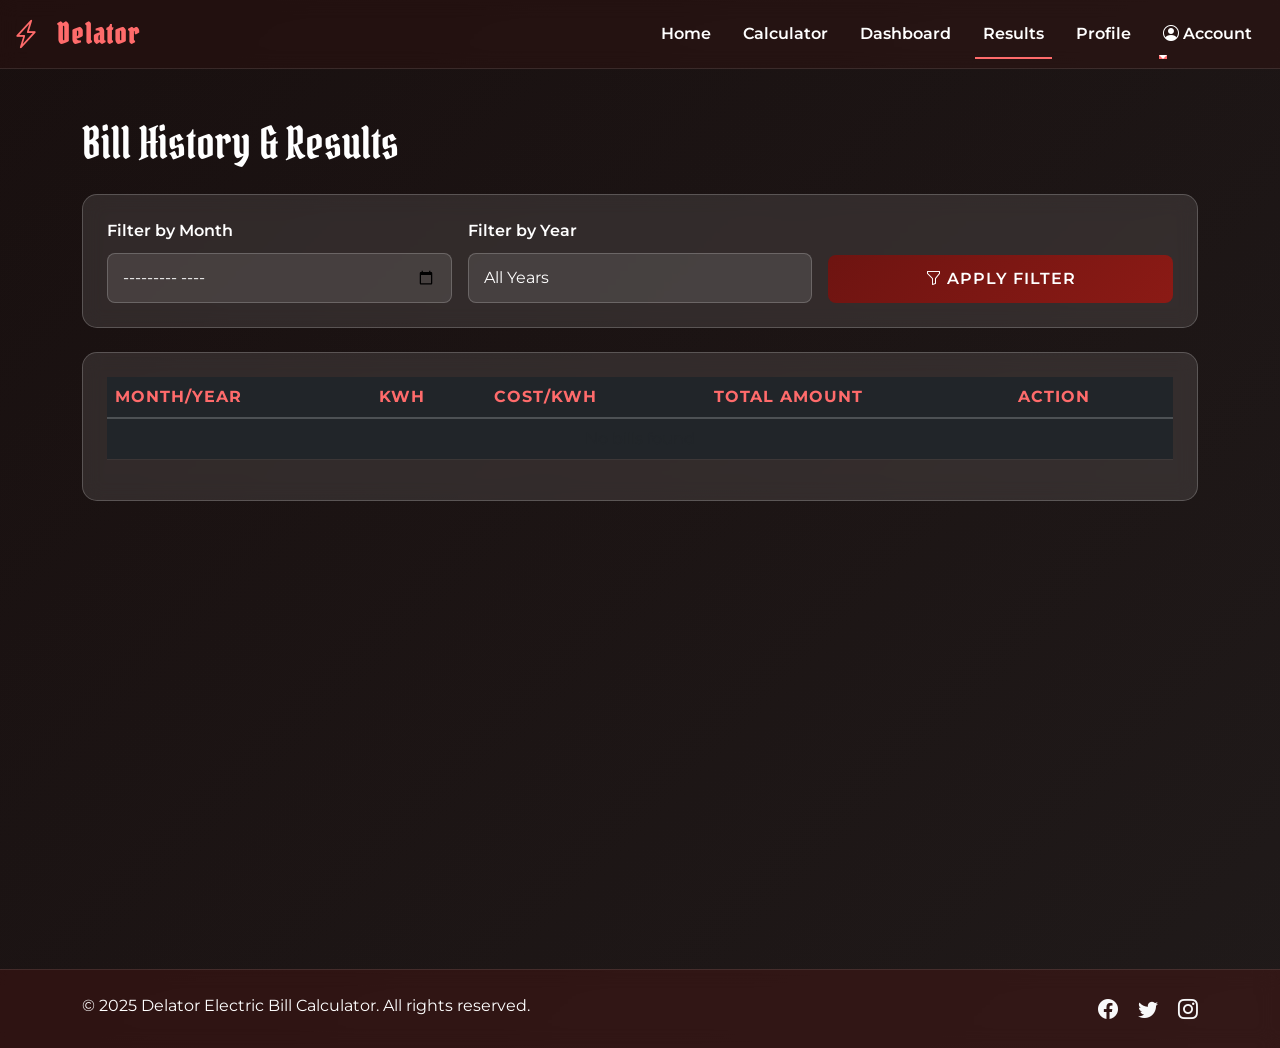
<file: results.html>
<!DOCTYPE html>
<html lang="en">
<head>
    <meta charset="UTF-8">
    <meta name="viewport" content="width=device-width, initial-scale=1.0">
    <title>Results - Delator</title>
    <link href="https://cdn.jsdelivr.net/npm/bootstrap@5.3.0/dist/css/bootstrap.min.css" rel="stylesheet">
    <link href="https://cdn.jsdelivr.net/npm/bootstrap-icons@1.11.0/font/bootstrap-icons.css" rel="stylesheet">
    <link href="https://fonts.googleapis.com/css2?family=Montserrat:wght@400;600;700&family=Pirata+One&display=swap" rel="stylesheet">
    <link rel="stylesheet" href="style.css">
</head>
<body>
    <!-- Navigation -->
    <nav class="navbar navbar-expand-lg navbar-dark glass-nav">
        <div class="container-fluid">
            <a class="navbar-brand" href="index.html">
                <i class="bi bi-lightning-charge"></i> Delator
            </a>
            <button class="navbar-toggler" type="button" data-bs-toggle="collapse" data-bs-target="#navbarNav">
                <span class="navbar-toggler-icon"></span>
            </button>
            <div class="collapse navbar-collapse" id="navbarNav">
                <ul class="navbar-nav ms-auto">
                    <li class="nav-item">
                        <a class="nav-link" href="index.html">Home</a>
                    </li>
                    <li class="nav-item">
                        <a class="nav-link" href="calculator.html">Calculator</a>
                    </li>
                    <li class="nav-item">
                        <a class="nav-link" href="dashboard.html">Dashboard</a>
                    </li>
                    <li class="nav-item">
                        <a class="nav-link active" href="results.html">Results</a>
                    </li>
                    <li class="nav-item">
                        <a class="nav-link" href="profile.html">Profile</a>
                    </li>
                    <li class="nav-item dropdown">
                        <a class="nav-link dropdown-toggle" href="#" id="navbarDropdown" role="button" data-bs-toggle="dropdown">
                            <i class="bi bi-person-circle"></i> Account
                        </a>
                        <ul class="dropdown-menu dropdown-menu-dark" aria-labelledby="navbarDropdown">
                            <li><a class="dropdown-item" href="login.html">Login</a></li>
                            <li><a class="dropdown-item" href="register.html">Register</a></li>
                        </ul>
                    </li>
                </ul>
            </div>
        </div>
    </nav>

    <!-- Results Section -->
    <section class="results-section py-5">
        <div class="container">
            <h2 class="mb-4">Bill History & Results</h2>
            
            <!-- Filters -->
            <div class="glass-card p-4 mb-4">
                <div class="row g-3">
                    <div class="col-md-4">
                        <label for="filterMonth" class="form-label">Filter by Month</label>
                        <input type="month" class="form-control input-glass" id="filterMonth">
                    </div>
                    <div class="col-md-4">
                        <label for="filterYear" class="form-label">Filter by Year</label>
                        <select class="form-select input-glass" id="filterYear">
                            <option value="">All Years</option>
                            <option value="2025">2025</option>
                            <option value="2024">2024</option>
                            <option value="2023">2023</option>
                        </select>
                    </div>
                    <div class="col-md-4 d-flex align-items-end">
                        <button class="btn btn-primary w-100" onclick="applyFilters()">
                            <i class="bi bi-funnel"></i> Apply Filter
                        </button>
                    </div>
                </div>
            </div>

            <!-- Results Table -->
            <div class="glass-card p-4">
                <div class="table-responsive">
                    <table class="table table-dark table-hover">
                        <thead>
                            <tr>
                                <th>Month/Year</th>
                                <th>kWh</th>
                                <th>Cost/kWh</th>
                                <th>Total Amount</th>
                                <th>Action</th>
                            </tr>
                        </thead>
                        <tbody id="resultsTableBody">
                            <tr>
                                <td colspan="5" class="text-center text-muted">No bills found</td>
                            </tr>
                        </tbody>
                    </table>
                </div>
            </div>
        </div>
    </section>

    <!-- Footer -->
    <footer class="footer glass-footer py-4">
        <div class="container">
            <div class="row">
                <div class="col-md-6">
                    <p>&copy; 2025 Delator Electric Bill Calculator. All rights reserved.</p>
                </div>
                <div class="col-md-6 text-md-end">
                    <a href="#" class="text-light me-3"><i class="bi bi-facebook"></i></a>
                    <a href="#" class="text-light me-3"><i class="bi bi-twitter"></i></a>
                    <a href="#" class="text-light"><i class="bi bi-instagram"></i></a>
                </div>
            </div>
        </div>
    </footer>

    <script src="https://cdn.jsdelivr.net/npm/bootstrap@5.3.0/dist/js/bootstrap.bundle.min.js"></script>
    <script src="script.js"></script>
    <script>
        document.addEventListener('DOMContentLoaded', function() {
            loadAllBills();
        });

        function loadAllBills() {
            const bills = JSON.parse(localStorage.getItem('bills')) || [];
            const tableBody = document.getElementById('resultsTableBody');

            if (bills.length === 0) {
                tableBody.innerHTML = '<tr><td colspan="5" class="text-center text-muted">No bills found</td></tr>';
                return;
            }

            // Sort by month (newest first)
            bills.sort((a, b) => new Date(b.month) - new Date(a.month));

            tableBody.innerHTML = bills.map(bill => `
                <tr>
                    <td>${formatMonth(bill.month)}</td>
                    <td>${bill.kwh.toFixed(2)}</td>
                    <td>₱${bill.costPerKwh.toFixed(2)}</td>
                    <td><strong>₱${bill.totalBill.toFixed(2)}</strong></td>
                    <td><button class="btn btn-sm btn-danger" onclick="deleteBill(${bill.id})">Delete</button></td>
                </tr>
            `).join('');
        }

        function applyFilters() {
            const filterMonth = document.getElementById('filterMonth').value;
            const filterYear = document.getElementById('filterYear').value;
            const bills = JSON.parse(localStorage.getItem('bills')) || [];

            let filteredBills = bills.filter(bill => {
                let monthMatch = true;
                let yearMatch = true;

                if (filterMonth) {
                    monthMatch = bill.month === filterMonth;
                }

                if (filterYear) {
                    const billYear = bill.month.split('-')[0];
                    yearMatch = billYear === filterYear;
                }

                return monthMatch && yearMatch;
            });

            const tableBody = document.getElementById('resultsTableBody');

            if (filteredBills.length === 0) {
                tableBody.innerHTML = '<tr><td colspan="5" class="text-center text-muted">No bills found</td></tr>';
                return;
            }

            filteredBills.sort((a, b) => new Date(b.month) - new Date(a.month));

            tableBody.innerHTML = filteredBills.map(bill => `
                <tr>
                    <td>${formatMonth(bill.month)}</td>
                    <td>${bill.kwh.toFixed(2)}</td>
                    <td>₱${bill.costPerKwh.toFixed(2)}</td>
                    <td><strong>₱${bill.totalBill.toFixed(2)}</strong></td>
                    <td><button class="btn btn-sm btn-danger" onclick="deleteBill(${bill.id})">Delete</button></td>
                </tr>
            `).join('');
        }

        function deleteBill(billId) {
            if (!confirm('Delete this bill?')) return;
            
            let bills = JSON.parse(localStorage.getItem('bills')) || [];
            bills = bills.filter(b => b.id !== billId);
            localStorage.setItem('bills', JSON.stringify(bills));
            loadAllBills();
        }

        function formatMonth(monthString) {
            const date = new Date(monthString + '-01');
            return date.toLocaleDateString('en-US', { year: 'numeric', month: 'long' });
        }
    </script>
</body>
</html>
</file>
<file: style.css>
/* ===========================
   DELATOR - ELECTRIC BILL CALCULATOR
   Modern Glass-morphism Design
   =========================== */

:root {
    --primary-color: #6e1411;
    --secondary-color: #8b1a15;
    --accent-color: #ff6b6b;
    --dark-bg: #0f0f0f;
    --card-bg: rgba(255, 255, 255, 0.1);
    --card-border: rgba(255, 255, 255, 0.2);
    --text-light: #ffffff;
    --text-muted: #b0b0b0;
    --success: #4CAF50;
    --warning: #FFC107;
    --danger: #f44336;
    --info: #2196F3;
}

* {
    margin: 0;
    padding: 0;
    box-sizing: border-box;
}

html {
    scroll-behavior: smooth;
}

body {
    font-family: 'Montserrat', sans-serif;
    background: linear-gradient(135deg, #0f0f0f 0%, #1a1a1a 100%);
    color: var(--text-light);
    min-height: 100vh;
    overflow-x: hidden;
}

.glass-nav {
    background: rgba(110, 20, 17, 0.2) !important;
    backdrop-filter: blur(10px);
    border-bottom: 1px solid rgba(255, 255, 255, 0.1);
}

.glass-card {
    background: rgba(255, 255, 255, 0.1);
    backdrop-filter: blur(10px);
    border: 1px solid rgba(255, 255, 255, 0.2);
    border-radius: 15px;
    transition: all 0.3s ease;
}

.glass-card:hover {
    background: rgba(255, 255, 255, 0.15);
    border-color: rgba(255, 255, 255, 0.3);
    transform: translateY(-5px);
    box-shadow: 0 8px 32px 0 rgba(31, 38, 135, 0.2);
}

.glass-footer {
    background: rgba(110, 20, 17, 0.2) !important;
    backdrop-filter: blur(10px);
    border-top: 1px solid rgba(255, 255, 255, 0.1);
}

.navbar-brand {
    font-family: 'Pirata One', cursive;
    font-size: 28px;
    font-weight: bold;
    color: var(--accent-color) !important;
    letter-spacing: 2px;
}

.navbar-brand i {
    margin-right: 8px;
    animation: pulse 2s infinite;
}

@keyframes pulse {
    0%, 100% { transform: scale(1); }
    50% { transform: scale(1.1); }
}

.nav-link {
    color: var(--text-light) !important;
    font-weight: 600;
    margin: 0 8px;
    position: relative;
    transition: all 0.3s ease;
}

.nav-link::after {
    content: '';
    position: absolute;
    bottom: -5px;
    left: 0;
    width: 0;
    height: 2px;
    background: var(--accent-color);
    transition: width 0.3s ease;
}

.nav-link:hover::after {
    width: 100%;
}

.nav-link.active::after {
    width: 100%;
}

.hero-section {
    background: linear-gradient(135deg, rgba(110, 20, 17, 0.3) 0%, rgba(139, 26, 21, 0.2) 100%);
    position: relative;
    overflow: hidden;
}

.hero-section::before {
    content: '';
    position: absolute;
    top: 0;
    left: 0;
    right: 0;
    bottom: 0;
    background: radial-gradient(circle at 30% 50%, rgba(255, 107, 107, 0.1) 0%, transparent 50%);
    pointer-events: none;
}

.hero-title {
    font-family: 'Pirata One', cursive;
    font-size: 72px;
    font-weight: bold;
    margin-bottom: 30px;
    line-height: 1.2;
    color: var(--text-light);
    animation: fadeInUp 0.8s ease;
}

.hero-title .accent {
    color: var(--accent-color);
}

.hero-subtitle {
    font-size: 18px;
    color: var(--text-muted);
    margin-bottom: 40px;
    line-height: 1.6;
    animation: fadeInUp 0.8s ease 0.1s both;
}

.hero-buttons {
    display: flex;
    gap: 20px;
    animation: fadeInUp 0.8s ease 0.2s both;
}

.hero-icon {
    font-size: 200px;
    color: var(--accent-color);
    opacity: 0.3;
    animation: float 3s ease-in-out infinite;
}

@keyframes fadeInUp {
    from {
        opacity: 0;
        transform: translateY(30px);
    }
    to {
        opacity: 1;
        transform: translateY(0);
    }
}

@keyframes float {
    0%, 100% { transform: translateY(0px); }
    50% { transform: translateY(-20px); }
}

.btn {
    border: none;
    border-radius: 8px;
    font-weight: 600;
    transition: all 0.3s ease;
    text-transform: uppercase;
    letter-spacing: 1px;
    padding: 12px 30px;
}

.btn-primary {
    background: linear-gradient(135deg, var(--primary-color) 0%, var(--secondary-color) 100%);
    color: var(--text-light);
}

.btn-primary:hover {
    background: linear-gradient(135deg, var(--secondary-color) 0%, var(--primary-color) 100%);
    transform: translateY(-3px);
    box-shadow: 0 10px 25px rgba(110, 20, 17, 0.4);
}

.btn-outline-light {
    border: 2px solid var(--text-light);
    color: var(--text-light);
}

.btn-outline-light:hover {
    background: rgba(255, 255, 255, 0.1);
    transform: translateY(-3px);
}

.btn-success {
    background: linear-gradient(135deg, var(--success) 0%, #45a049 100%);
}

.btn-success:hover {
    transform: translateY(-3px);
}

.btn-warning {
    background: linear-gradient(135deg, var(--warning) 0%, #FFA000 100%);
    color: #000;
}

.btn-info {
    background: linear-gradient(135deg, var(--info) 0%, #1976D2 100%);
}

.features-section {
    background: rgba(0, 0, 0, 0.3);
}

.features-section h2 {
    font-family: 'Pirata One', cursive;
    font-size: 48px;
    margin-bottom: 50px;
    text-align: center;
    color: var(--text-light);
}

.feature-card {
    text-align: center;
    padding: 40px 30px;
    transition: all 0.3s ease;
}

.feature-card i {
    font-size: 48px;
    color: var(--accent-color);
    margin-bottom: 20px;
    display: inline-block;
}

.feature-card h3 {
    font-size: 24px;
    margin-bottom: 15px;
    color: var(--text-light);
    font-weight: 700;
}

.feature-card p {
    color: var(--text-muted);
    line-height: 1.6;
}

.calculator-section {
    min-height: 100vh;
    display: flex;
    align-items: center;
    background: linear-gradient(135deg, rgba(110, 20, 17, 0.2) 0%, rgba(139, 26, 21, 0.1) 100%);
}

.calculator-card {
    animation: slideIn 0.6s ease;
}

@keyframes slideIn {
    from {
        opacity: 0;
        transform: translateX(-50px);
    }
    to {
        opacity: 1;
        transform: translateX(0);
    }
}

.calculator-card h2 {
    color: var(--text-light);
    margin-bottom: 30px;
    font-family: 'Pirata One', cursive;
    font-size: 36px;
}

.calculator-card i {
    color: var(--accent-color);
}

.form-label {
    color: var(--text-light);
    font-weight: 600;
    margin-bottom: 10px;
}

.input-glass {
    background: rgba(255, 255, 255, 0.1) !important;
    border: 1px solid rgba(255, 255, 255, 0.2) !important;
    color: var(--text-light) !important;
    border-radius: 8px;
    padding: 12px 15px;
    font-size: 16px;
    transition: all 0.3s ease;
}

.input-glass::placeholder {
    color: rgba(255, 255, 255, 0.5) !important;
}

.input-glass:focus {
    background: rgba(255, 255, 255, 0.15) !important;
    border-color: var(--accent-color) !important;
    box-shadow: 0 0 15px rgba(255, 107, 107, 0.3) !important;
}

.result-card {
    background: rgba(110, 20, 17, 0.2);
    border: 2px solid var(--accent-color);
}

.result-item {
    display: flex;
    justify-content: space-between;
    align-items: center;
    padding: 15px 0;
    border-bottom: 1px solid rgba(255, 255, 255, 0.1);
    color: var(--text-light);
    font-weight: 500;
}

.result-item.total {
    padding-top: 15px;
    border-bottom: none;
    font-size: 18px;
}

.result-value {
    font-weight: 700;
    color: var(--accent-color);
    font-size: 18px;
}

.result-value.accent {
    font-size: 28px;
    color: #4CAF50;
}

.divider {
    height: 1px;
    background: rgba(255, 255, 255, 0.2);
    margin: 20px 0;
}

.dashboard-section {
    min-height: 100vh;
    background: linear-gradient(135deg, rgba(110, 20, 17, 0.1) 0%, rgba(139, 26, 21, 0.05) 100%);
}

.dashboard-section h2 {
    font-family: 'Pirata One', cursive;
    font-size: 44px;
    color: var(--text-light);
    margin-bottom: 30px;
}

.stat-card {
    text-align: center;
    padding: 30px;
    transition: all 0.3s ease;
}

.stat-icon {
    font-size: 48px;
    color: var(--accent-color);
    margin-bottom: 15px;
}

.stat-card h5 {
    color: var(--text-muted);
    margin-bottom: 10px;
    font-weight: 600;
}

.stat-value {
    font-size: 28px;
    font-weight: 700;
    color: var(--text-light);
    margin: 0;
}

.table {
    color: var(--text-light);
    border-color: rgba(255, 255, 255, 0.1);
}

.table-dark {
    background-color: transparent;
}

.table thead {
    border-bottom: 2px solid rgba(255, 255, 255, 0.2);
}

.table th {
    color: var(--accent-color);
    font-weight: 700;
    border-color: rgba(255, 255, 255, 0.1);
    text-transform: uppercase;
    letter-spacing: 1px;
}

.table tbody tr:hover {
    background-color: rgba(110, 20, 17, 0.3);
}

.table td {
    border-color: rgba(255, 255, 255, 0.05);
    vertical-align: middle;
}

.badge {
    font-weight: 600;
    padding: 6px 12px;
    border-radius: 6px;
}

.results-section {
    min-height: 100vh;
    background: linear-gradient(135deg, rgba(110, 20, 17, 0.1) 0%, rgba(139, 26, 21, 0.05) 100%);
}

.results-section h2 {
    font-family: 'Pirata One', cursive;
    font-size: 44px;
    color: var(--text-light);
    margin-bottom: 30px;
}

.auth-section {
    min-height: 100vh;
    display: flex;
    align-items: center;
    background: linear-gradient(135deg, rgba(110, 20, 17, 0.3) 0%, rgba(139, 26, 21, 0.2) 100%);
}

.auth-card {
    animation: slideIn 0.6s ease;
}

.auth-card h2 {
    font-family: 'Pirata One', cursive;
    font-size: 36px;
    color: var(--text-light);
    margin-bottom: 30px;
}

.auth-card i {
    color: var(--accent-color);
    margin-right: 10px;
}

.accent-link {
    color: var(--accent-color);
    text-decoration: none;
    font-weight: 700;
    transition: all 0.3s ease;
}

.accent-link:hover {
    color: #ff8787;
    text-decoration: underline;
}

.profile-section {
    min-height: 100vh;
    background: linear-gradient(135deg, rgba(110, 20, 17, 0.1) 0%, rgba(139, 26, 21, 0.05) 100%);
}

.profile-avatar {
    font-size: 80px;
    color: var(--accent-color);
}

.profile-avatar i {
    animation: float 3s ease-in-out infinite;
}

.profile-card h3 {
    color: var(--text-light);
    margin: 15px 0 10px 0;
    font-family: 'Pirata One', cursive;
    font-size: 28px;
}

.profile-card p {
    color: var(--text-muted);
}

.profile-stats {
    display: grid;
    grid-template-columns: 1fr 1fr;
    gap: 20px;
    margin-top: 20px;
}

.stat {
    padding: 15px;
    background: rgba(255, 107, 107, 0.1);
    border-radius: 8px;
}

.stat-label {
    color: var(--text-muted);
    font-size: 12px;
    text-transform: uppercase;
    letter-spacing: 1px;
}

.footer {
    background: rgba(110, 20, 17, 0.3) !important;
    border-top: 1px solid rgba(255, 255, 255, 0.1);
}

.footer p {
    color: var(--text-light);
    margin: 0;
}

.footer a {
    color: var(--text-light);
    transition: all 0.3s ease;
    font-size: 20px;
}

.footer a:hover {
    color: var(--accent-color);
    transform: scale(1.2);
}

@media (max-width: 992px) {
    .hero-title {
        font-size: 48px;
    }
    .hero-buttons {
        flex-direction: column;
    }
    .hero-icon {
        font-size: 120px;
        margin-top: 40px;
    }
    .features-section h2 {
        font-size: 36px;
    }
}

@media (max-width: 768px) {
    .hero-title {
        font-size: 36px;
    }
    .hero-subtitle {
        font-size: 16px;
    }
    .navbar-brand {
        font-size: 24px;
    }
    .glass-card {
        border-radius: 12px;
        padding: 20px;
    }
    .calculator-card h2 {
        font-size: 28px;
    }
    .profile-avatar {
        font-size: 60px;
    }
    .hero-icon {
        display: none;
    }
    .table-responsive {
        font-size: 14px;
    }
}

@media (max-width: 576px) {
    .hero-title {
        font-size: 28px;
        margin-bottom: 20px;
    }
    .hero-subtitle {
        font-size: 14px;
        margin-bottom: 20px;
    }
    .btn {
        padding: 10px 20px;
        font-size: 14px;
    }
    .feature-card {
        padding: 20px 15px;
    }
    .feature-card i {
        font-size: 36px;
    }
    .feature-card h3 {
        font-size: 18px;
    }
    .calculator-card {
        padding: 20px;
    }
    .dashboard-section h2,
    .results-section h2 {
        font-size: 28px;
    }
    .stat-card {
        padding: 20px;
    }
    .stat-value {
        font-size: 20px;
    }
    .table {
        font-size: 12px;
    }
    .auth-card {
        padding: 20px;
    }
    .auth-card h2 {
        font-size: 24px;
    }
}

::-webkit-scrollbar {
    width: 10px;
}

::-webkit-scrollbar-track {
    background: rgba(0, 0, 0, 0.3);
}

::-webkit-scrollbar-thumb {
    background: var(--primary-color);
    border-radius: 5px;
}

::-webkit-scrollbar-thumb:hover {
    background: var(--accent-color);
}

.dropdown-menu {
    background: rgba(110, 20, 17, 0.4) !important;
    backdrop-filter: blur(10px);
    border: 1px solid rgba(255, 255, 255, 0.1) !important;
}

.dropdown-menu-dark .dropdown-item {
    color: var(--text-light) !important;
}

.dropdown-menu-dark .dropdown-item:hover {
    background: rgba(255, 107, 107, 0.2) !important;
    color: var(--accent-color) !important;
}

.dropdown-divider {
    border-color: rgba(255, 255, 255, 0.1) !important;
}
</file>
